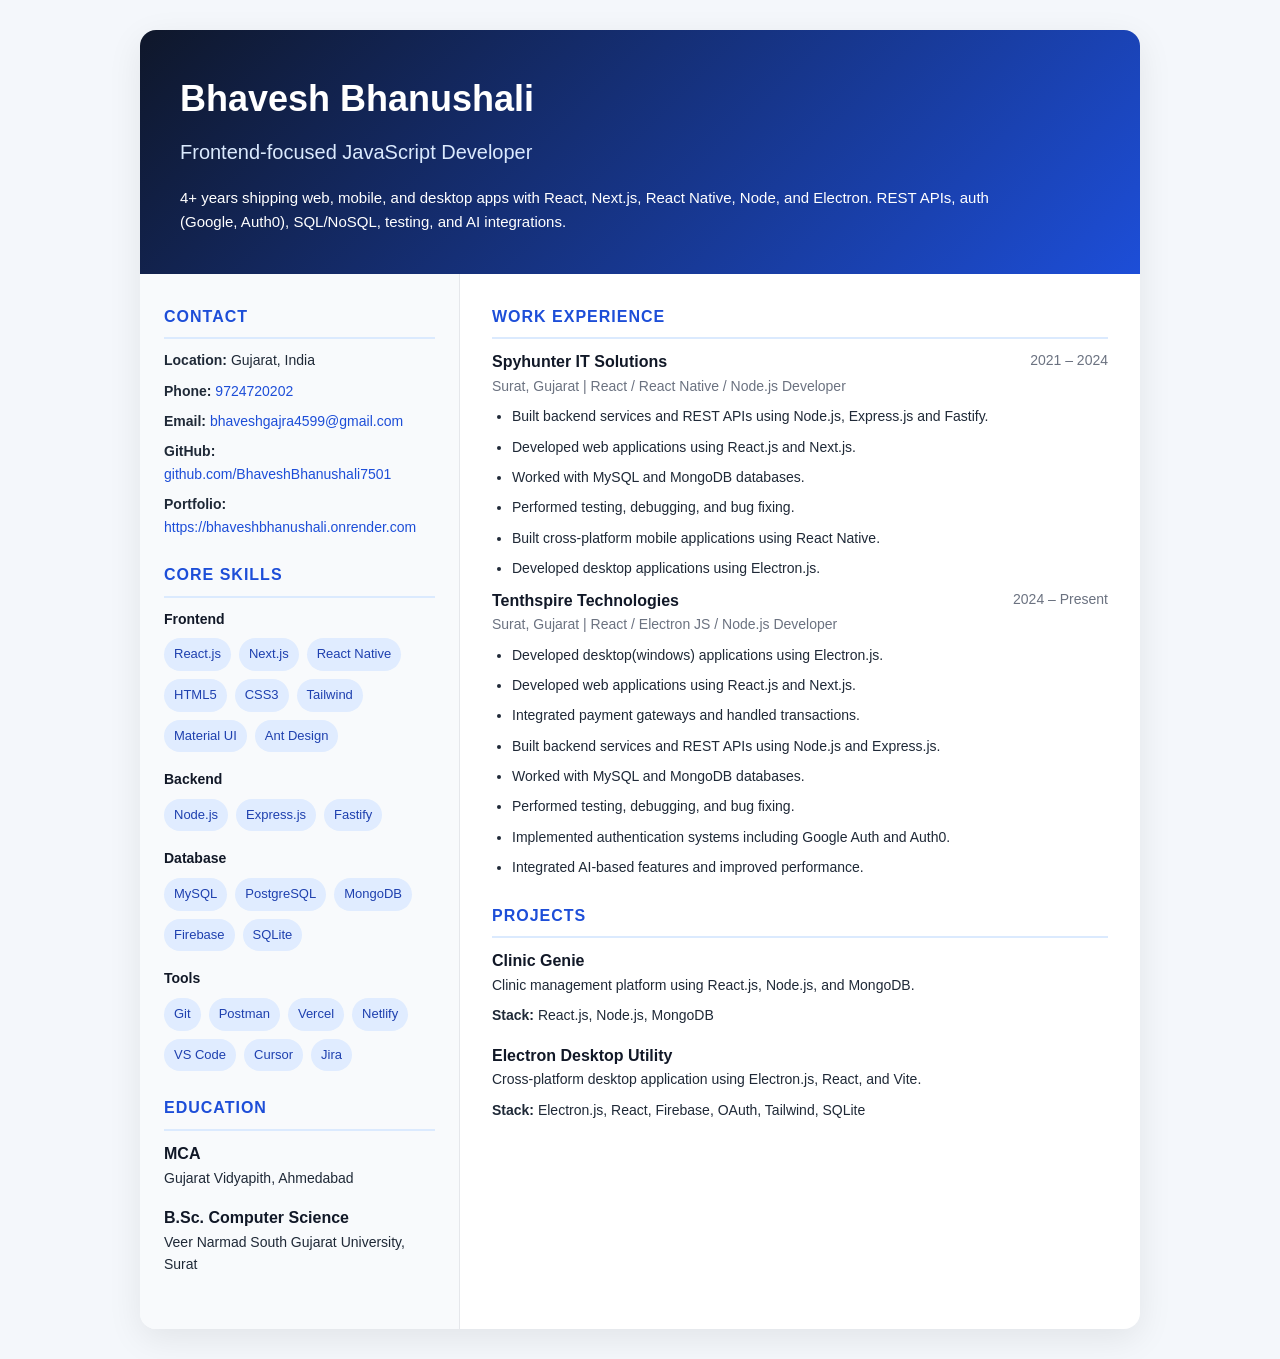
<file: resume.html>
<!DOCTYPE html>
<html lang="en">
<head>
  <meta charset="UTF-8" />
  <meta name="viewport" content="width=device-width, initial-scale=1.0" />
  <title>Bhavesh Bhanushali - Resume</title>
  <style>
    * {
      box-sizing: border-box;
      margin: 0;
      padding: 0;
    }

    body {
      font-family: Arial, Helvetica, sans-serif;
      background: #f4f7fb;
      color: #1f2937;
      line-height: 1.6;
      padding: 30px 15px;
    }

    .resume {
      max-width: 1000px;
      margin: 0 auto;
      background: #ffffff;
      border-radius: 16px;
      overflow: hidden;
      box-shadow: 0 10px 35px rgba(0, 0, 0, 0.08);
    }

    .header {
      background: linear-gradient(135deg, #0f172a, #1d4ed8);
      color: #ffffff;
      padding: 40px;
    }

    .header h1 {
      font-size: 36px;
      margin-bottom: 8px;
    }

    .header h2 {
      font-size: 20px;
      font-weight: 500;
      margin-bottom: 18px;
      color: #dbeafe;
    }

    .summary {
      font-size: 15px;
      max-width: 850px;
    }

    .main {
      display: grid;
      grid-template-columns: 320px 1fr;
    }

    .sidebar {
      background: #f8fafc;
      padding: 30px 24px;
      border-right: 1px solid #e5e7eb;
    }

    .content {
      padding: 30px 32px;
    }

    .section {
      margin-bottom: 24px;
    }

    .section h3 {
      font-size: 16px;
      text-transform: uppercase;
      letter-spacing: 1px;
      color: #1d4ed8;
      margin-bottom: 10px;
      border-bottom: 2px solid #dbeafe;
      padding-bottom: 8px;
    }

    .contact p,
    .edu-item p,
    .project p,
    .job p,
    .skill-list li {
      font-size: 14px;
      margin-bottom: 8px;
    }

    .contact a {
      color: #1d4ed8;
      text-decoration: none;
      word-break: break-word;
    }

    .skill-group {
      margin-bottom: 16px;
    }

    .skill-group h4 {
      font-size: 14px;
      margin-bottom: 8px;
      color: #111827;
    }

    .tags {
      display: flex;
      flex-wrap: wrap;
      gap: 8px;
    }

    .tag {
      background: #e0ecff;
      color: #1e40af;
      font-size: 13px;
      padding: 6px 10px;
      border-radius: 999px;
    }

    .job,
    .project,
    .edu-item {
      margin-bottom: 16px;
    }

    .job-header,
    .project-header,
    .edu-header {
      display: flex;
      justify-content: space-between;
      gap: 12px;
      flex-wrap: wrap;
      /* margin-bottom: 6px; */
    }
    .edu-details {
        font-size: 12px;
    }

    .job-header h4,
    .project-header h4,
    .edu-header h4 {
      font-size: 16px;
      color: #111827;
    }

    .muted {
      color: #6b7280;
      font-size: 14px;
    }

    ul {
      padding-left: 20px;
      margin-top: 8px;
    }

    li {
      margin-bottom: 8px;
      font-size: 14px;
    }

    @media (max-width: 800px) {
      .main {
        grid-template-columns: 1fr;
      }

      .sidebar {
        border-right: none;
        border-bottom: 1px solid #e5e7eb;
      }

      .header {
        padding: 28px 24px;
      }

      .content,
      .sidebar {
        padding: 24px;
      }
    }
  </style>
</head>
<body>
  <div class="resume">
    <header class="header">
      <h1>Bhavesh Bhanushali</h1>
      <h2>Frontend-focused JavaScript Developer</h2>
      <p class="summary">
        4+ years shipping web, mobile, and desktop apps with React, Next.js, React Native,
        Node, and Electron. REST APIs, auth (Google, Auth0), SQL/NoSQL, testing, and AI integrations.
      </p>
    </header>

    <div class="main">
      <aside class="sidebar">
        <section class="section contact">
          <h3>Contact</h3>
          <p><strong>Location:</strong> Gujarat, India</p>
          <p><strong>Phone:</strong> <a href="tel:+919724720202">9724720202</a></p>
          <p><strong>Email:</strong> <a href="mailto:bhaveshgajra4599@gmail.com">bhaveshgajra4599@gmail.com</a></p>
          <p><strong>GitHub:</strong> <a href="https://github.com/BhaveshBhanushali7501" target="_blank">github.com/BhaveshBhanushali7501</a></p>
          <p><strong>Portfolio:</strong> <a href="https://bhaveshbhanushali.onrender.com/" target="_blank">https://bhaveshbhanushali.onrender.com</a></p>
        </section>

        <section class="section">
          <h3>Core Skills</h3>

          <div class="skill-group">
            <h4>Frontend</h4>
            <div class="tags">
              <span class="tag">React.js</span>
              <span class="tag">Next.js</span>
              <span class="tag">React Native</span>
              <span class="tag">HTML5</span>
              <span class="tag">CSS3</span>
              <span class="tag">Tailwind</span>
              <span class="tag">Material UI</span>
              <span class="tag">Ant Design</span>
            </div>
          </div>

          <div class="skill-group">
            <h4>Backend</h4>
            <div class="tags">
              <span class="tag">Node.js</span>
              <span class="tag">Express.js</span>
              <span class="tag">Fastify</span>              
            </div>
          </div>

          <div class="skill-group">
            <h4>Database</h4>
            <div class="tags">
              <span class="tag">MySQL</span>
              <span class="tag">PostgreSQL</span>
              <span class="tag">MongoDB</span>
              <span class="tag">Firebase</span>
              <span class="tag">SQLite</span>
            </div>
          </div>

          <div class="skill-group">
            <h4>Tools</h4>
            <div class="tags">
              <span class="tag">Git</span>
              <span class="tag">Postman</span>
              <span class="tag">Vercel</span>
              <span class="tag">Netlify</span>
              <span class="tag">VS Code</span>
              <span class="tag">Cursor</span>
              <span class="tag">Jira</span>
            </div>
          </div>
        </section>

        <section class="section">
          <h3>Education</h3>
          <div class="edu-item">
            <div class="edu-header">
              <h4>MCA</h4>
            </div>
            <p class="edu-details">Gujarat Vidyapith, Ahmedabad</p>
          </div>

          <div class="edu-item">
            <div class="edu-header">
              <h4>B.Sc. Computer Science</h4>
            </div>
            <p class="edu-details">Veer Narmad South Gujarat University, Surat</p>
          </div>
        </section>
      </aside>

      <main class="content">
        <section class="section">
          <h3>Work Experience</h3>
          <div class="job">
            <div class="job-header">
              <h4>Spyhunter IT Solutions</h4>
              <span class="muted">2021 – 2024</span>
            </div>
            <p class="muted">Surat, Gujarat | React / React Native / Node.js Developer</p>
            <ul>
              <li>Built backend services and REST APIs using Node.js, Express.js and Fastify.</li>
              <li>Developed web applications using React.js and Next.js.</li>
              <li>Worked with MySQL and MongoDB databases.</li>
              <li>Performed testing, debugging, and bug fixing.</li>
              <li>Built cross-platform mobile applications using React Native.</li>
              <li>Developed desktop applications using Electron.js.</li>
            </ul>
            <div class="job-header">
              <h4>Tenthspire Technologies</h4>
              <span class="muted">2024 – Present</span>
            </div>
            <p class="muted">Surat, Gujarat | React / Electron JS / Node.js Developer</p>
            <ul>
              <li>Developed desktop(windows) applications using Electron.js.</li>
              <li>Developed web applications using React.js and Next.js.</li>
              <li>Integrated payment gateways and handled transactions.</li>
              <li>Built backend services and REST APIs using Node.js and Express.js.</li>
              <li>Worked with MySQL and MongoDB databases.</li>
              <li>Performed testing, debugging, and bug fixing.</li>
              <li>Implemented authentication systems including Google Auth and Auth0.</li>
              <li>Integrated AI-based features and improved performance.</li>
            </ul>
          </div>
        </section>

        <section class="section">
          <h3>Projects</h3>

          <div class="project">
            <div class="project-header">
              <h4>Clinic Genie</h4>
            </div>
            <p>Clinic management platform using React.js, Node.js, and MongoDB.</p>
            <p><strong>Stack:</strong> React.js, Node.js, MongoDB</p>
          </div>

          <div class="project">
            <div class="project-header">
              <h4>Electron Desktop Utility</h4>
            </div>
            <p>Cross-platform desktop application using Electron.js, React, and Vite.</p>
            <p><strong>Stack:</strong> Electron.js, React, Firebase, OAuth, Tailwind, SQLite</p>
          </div>
        </section>
      </main>
    </div>
  </div>
  <script>
    (function () {
      var el = document.getElementById('portfolio-site-link');
      if (el) el.setAttribute('href', new URL('index.html', window.location.href).href);
    })();
  </script>
</body>
</html>
</file>
